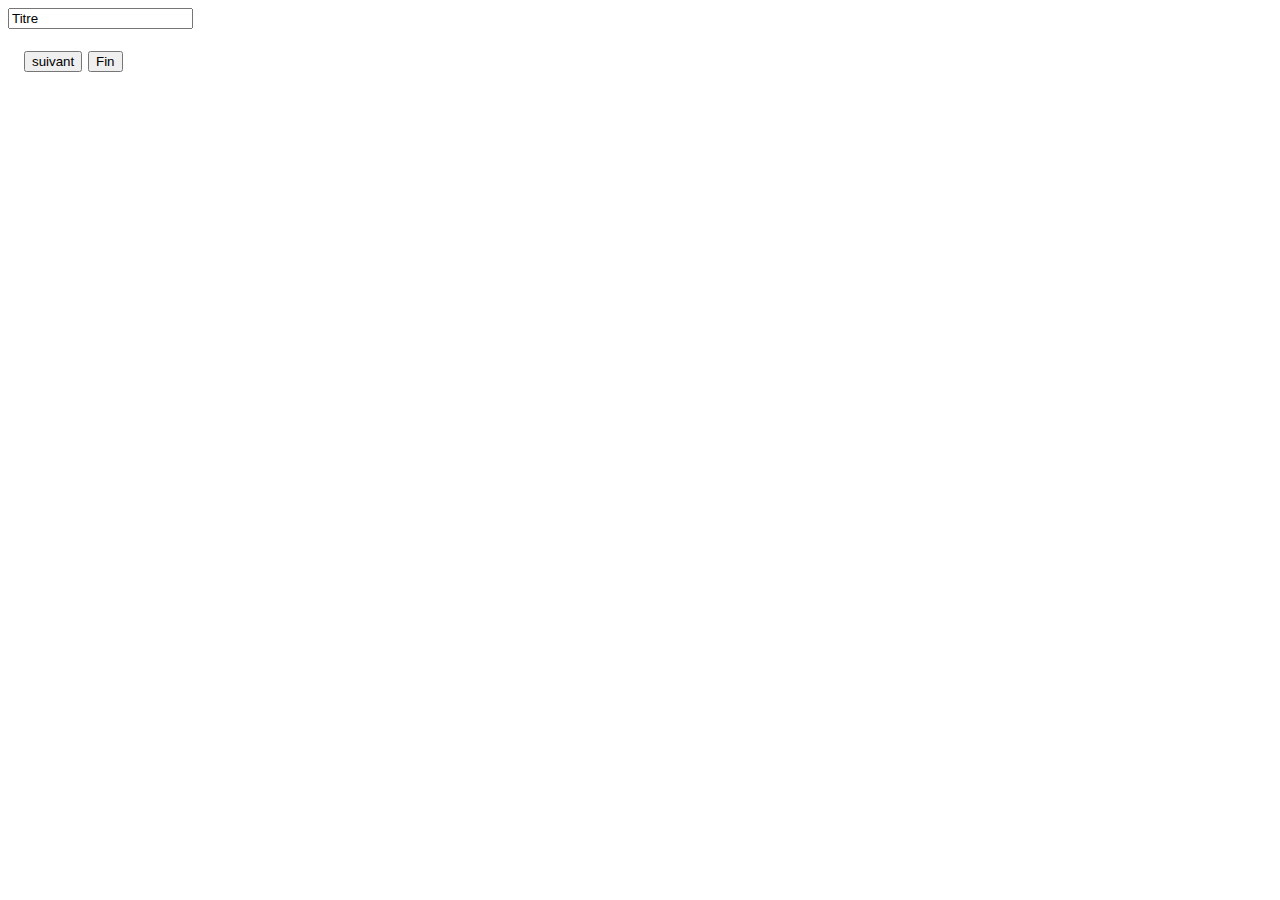
<file: CreerHistoire.html>
<!doctype html>
<html lang="fr">
<head>
<meta charset="utf-8">
<title>Histoire Interactive</title>
<link rel="stylesheet" href="style.css">
<script src="script.js"></script>
</head>
<body>

<form action="CreerHistoire.php" method="POST">
<div id="container">

<input type="text" name="Titre" value="Titre"><br><br>
<div class=suivant><input type="button" onclick="farm()" value="suivant"></div>
<div class=fin><input type="submit" onclick="FIN()" value="Fin"></div>

</div>
</form>
</body>
</html>
</file>
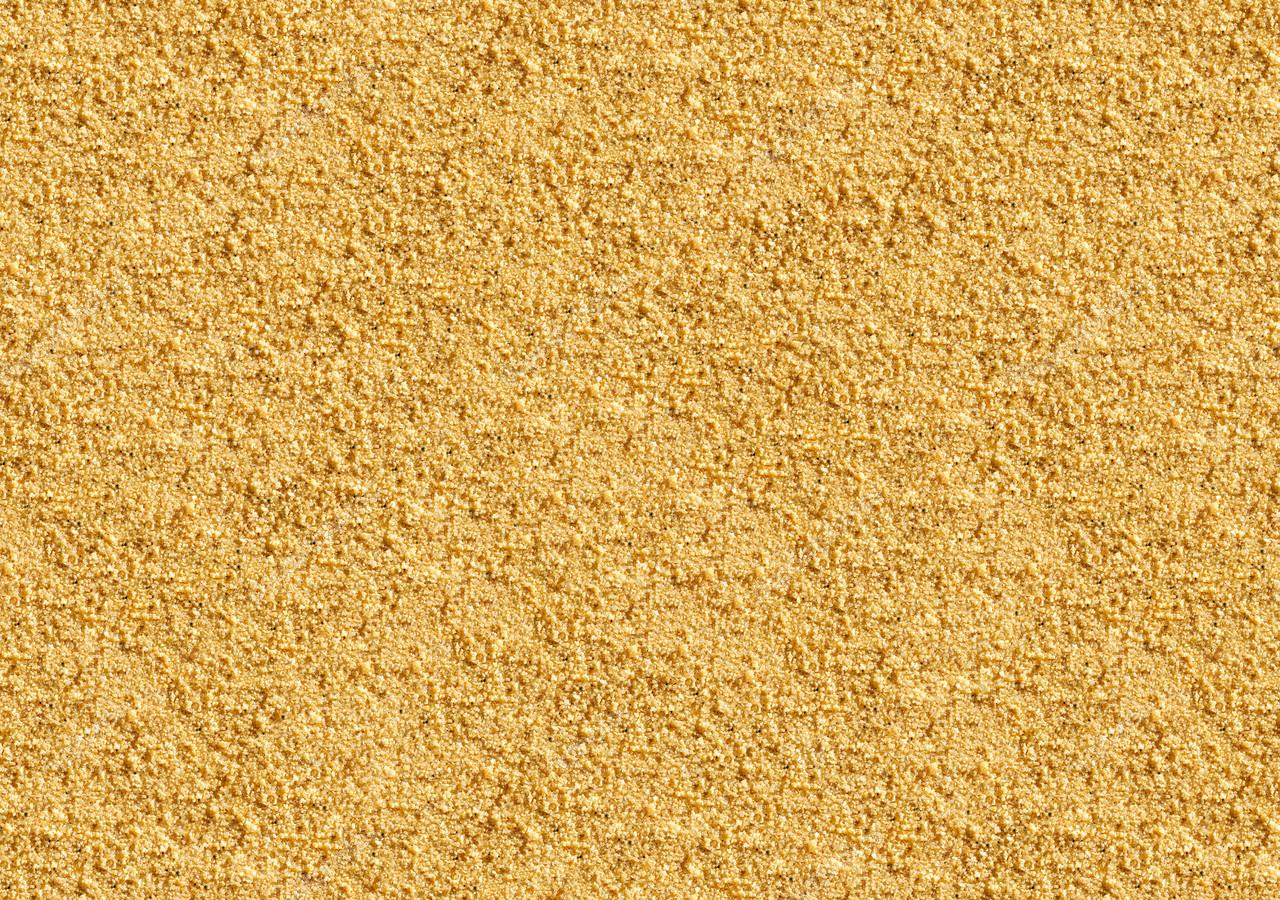
<file: Histoire.html>
<!doctype html>
<html lang="fr">
<head>
  <meta charset="utf-8">
  <title>PageHistoire</title>
  <link rel="stylesheet" href="style.css">
  <script src="script.js"></script>
</head>
<body id = "MadMaxiJack" onload='initialiserHistoire()'>
</body>
</html>
</file>
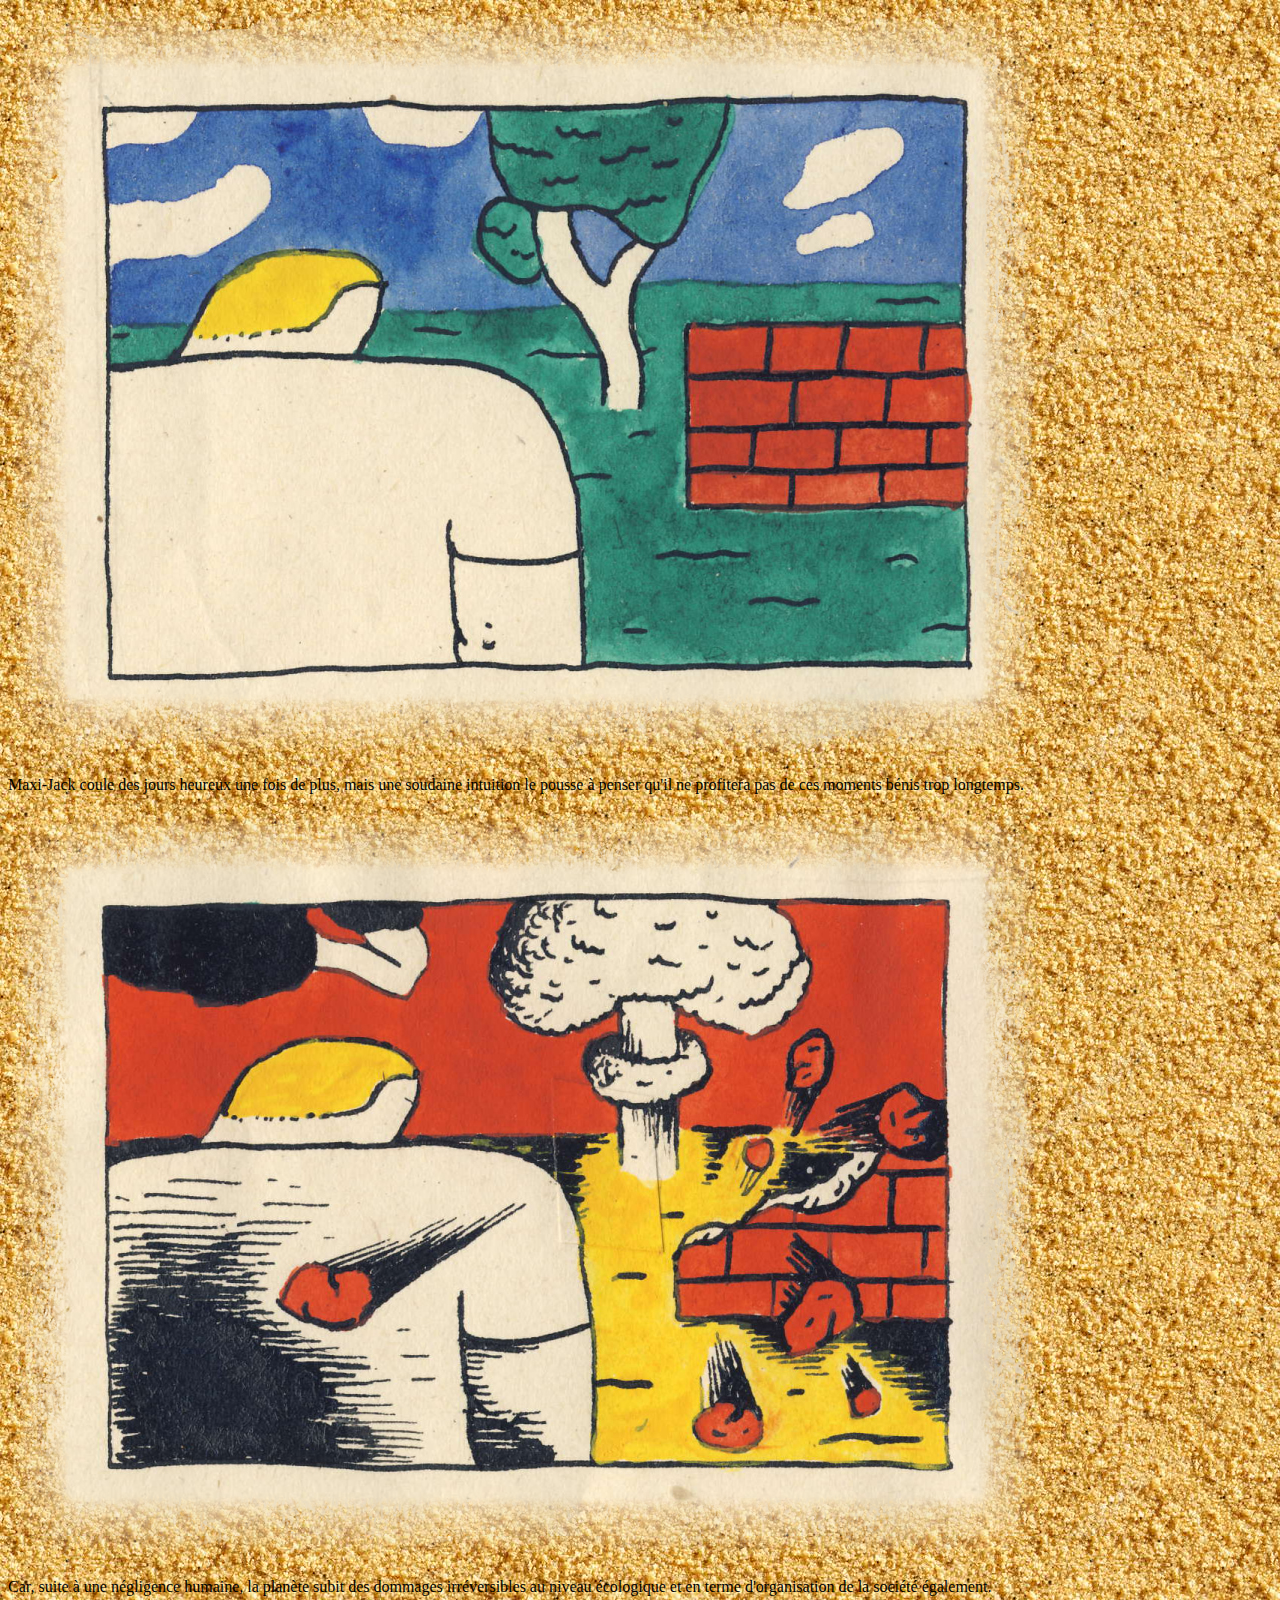
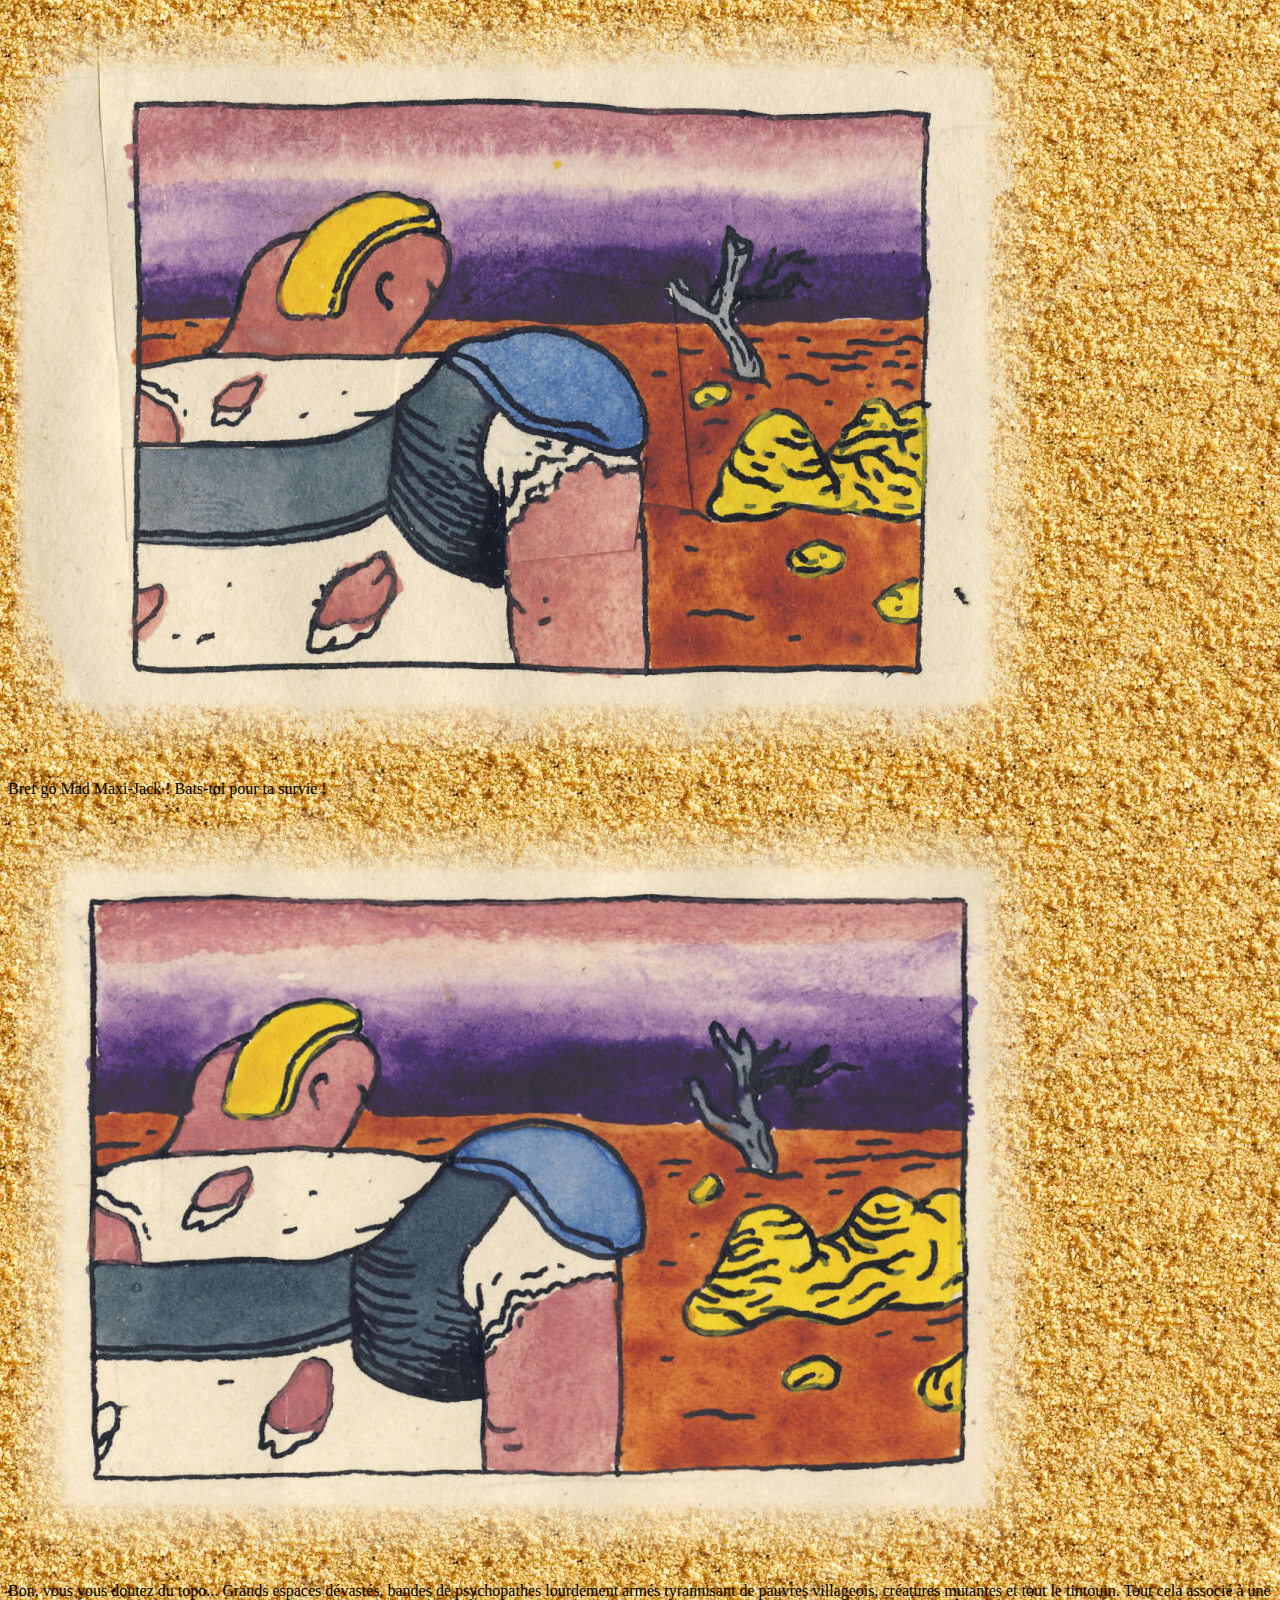
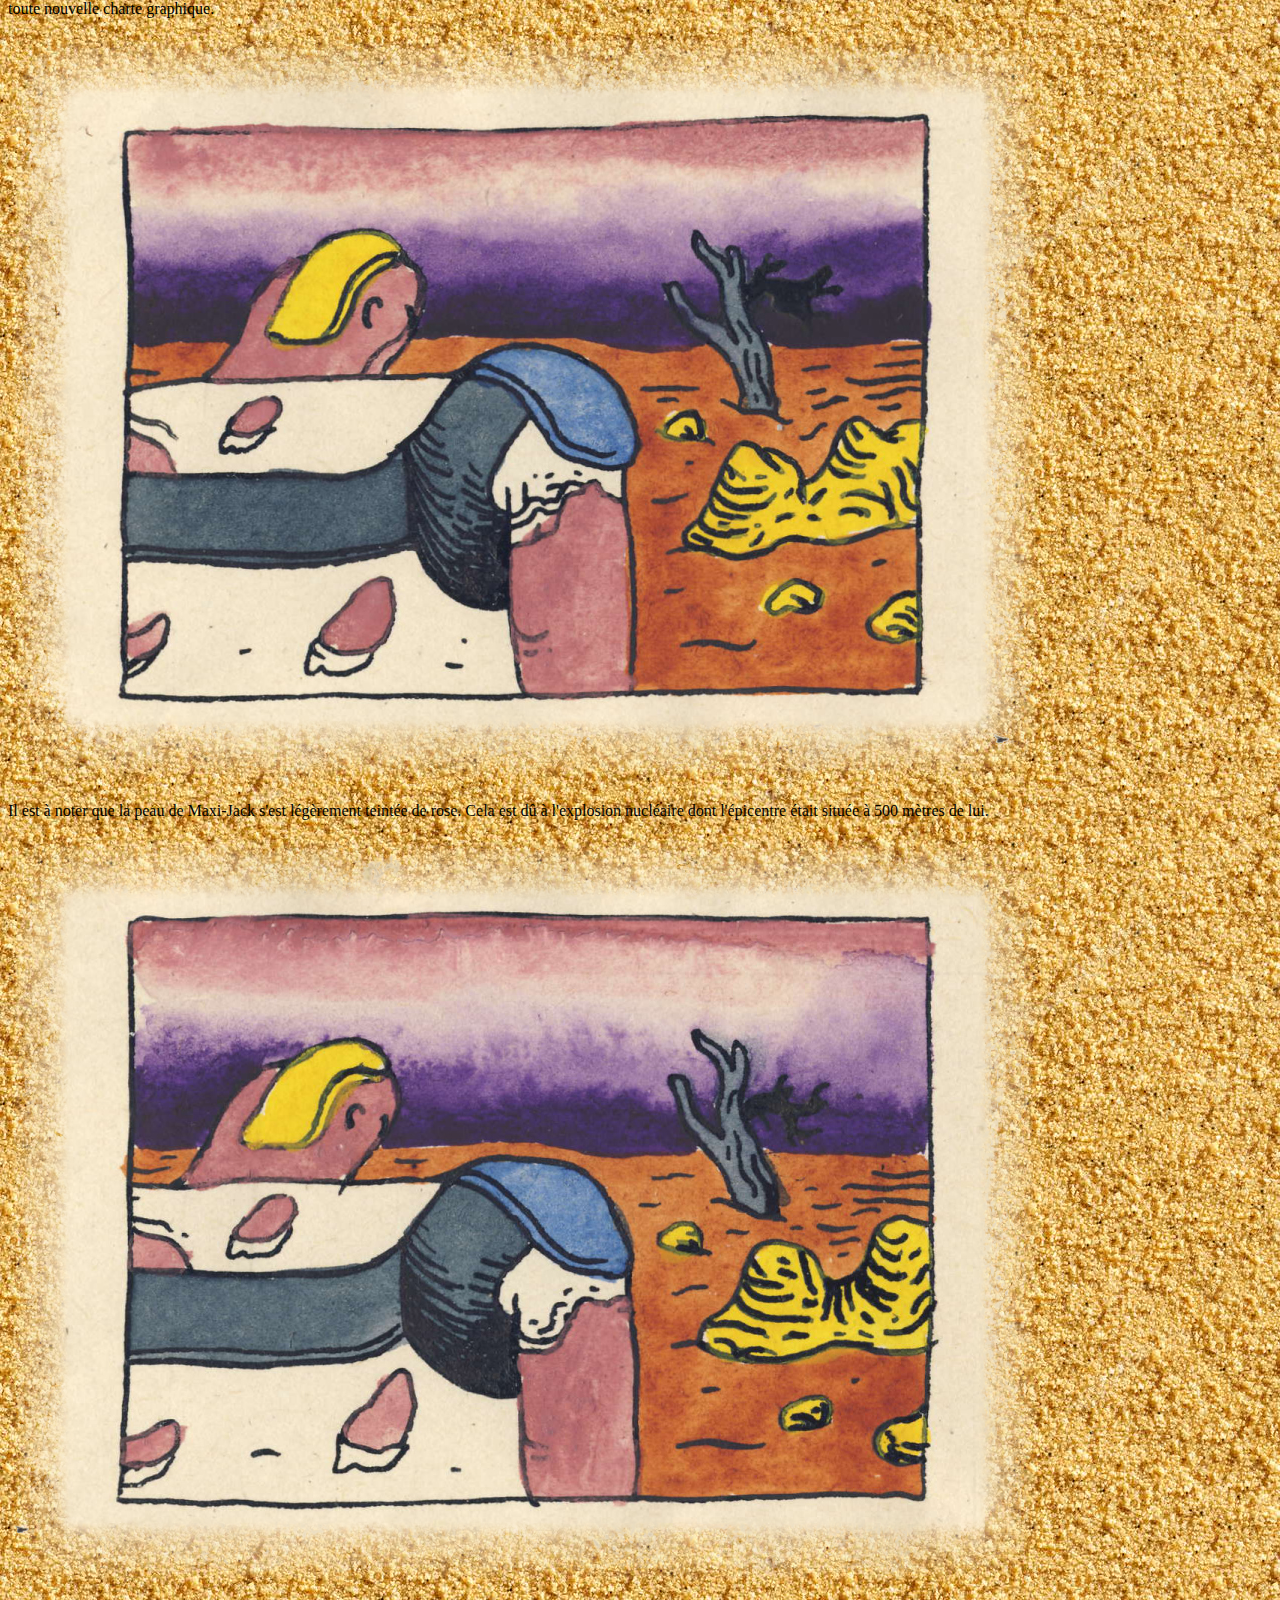
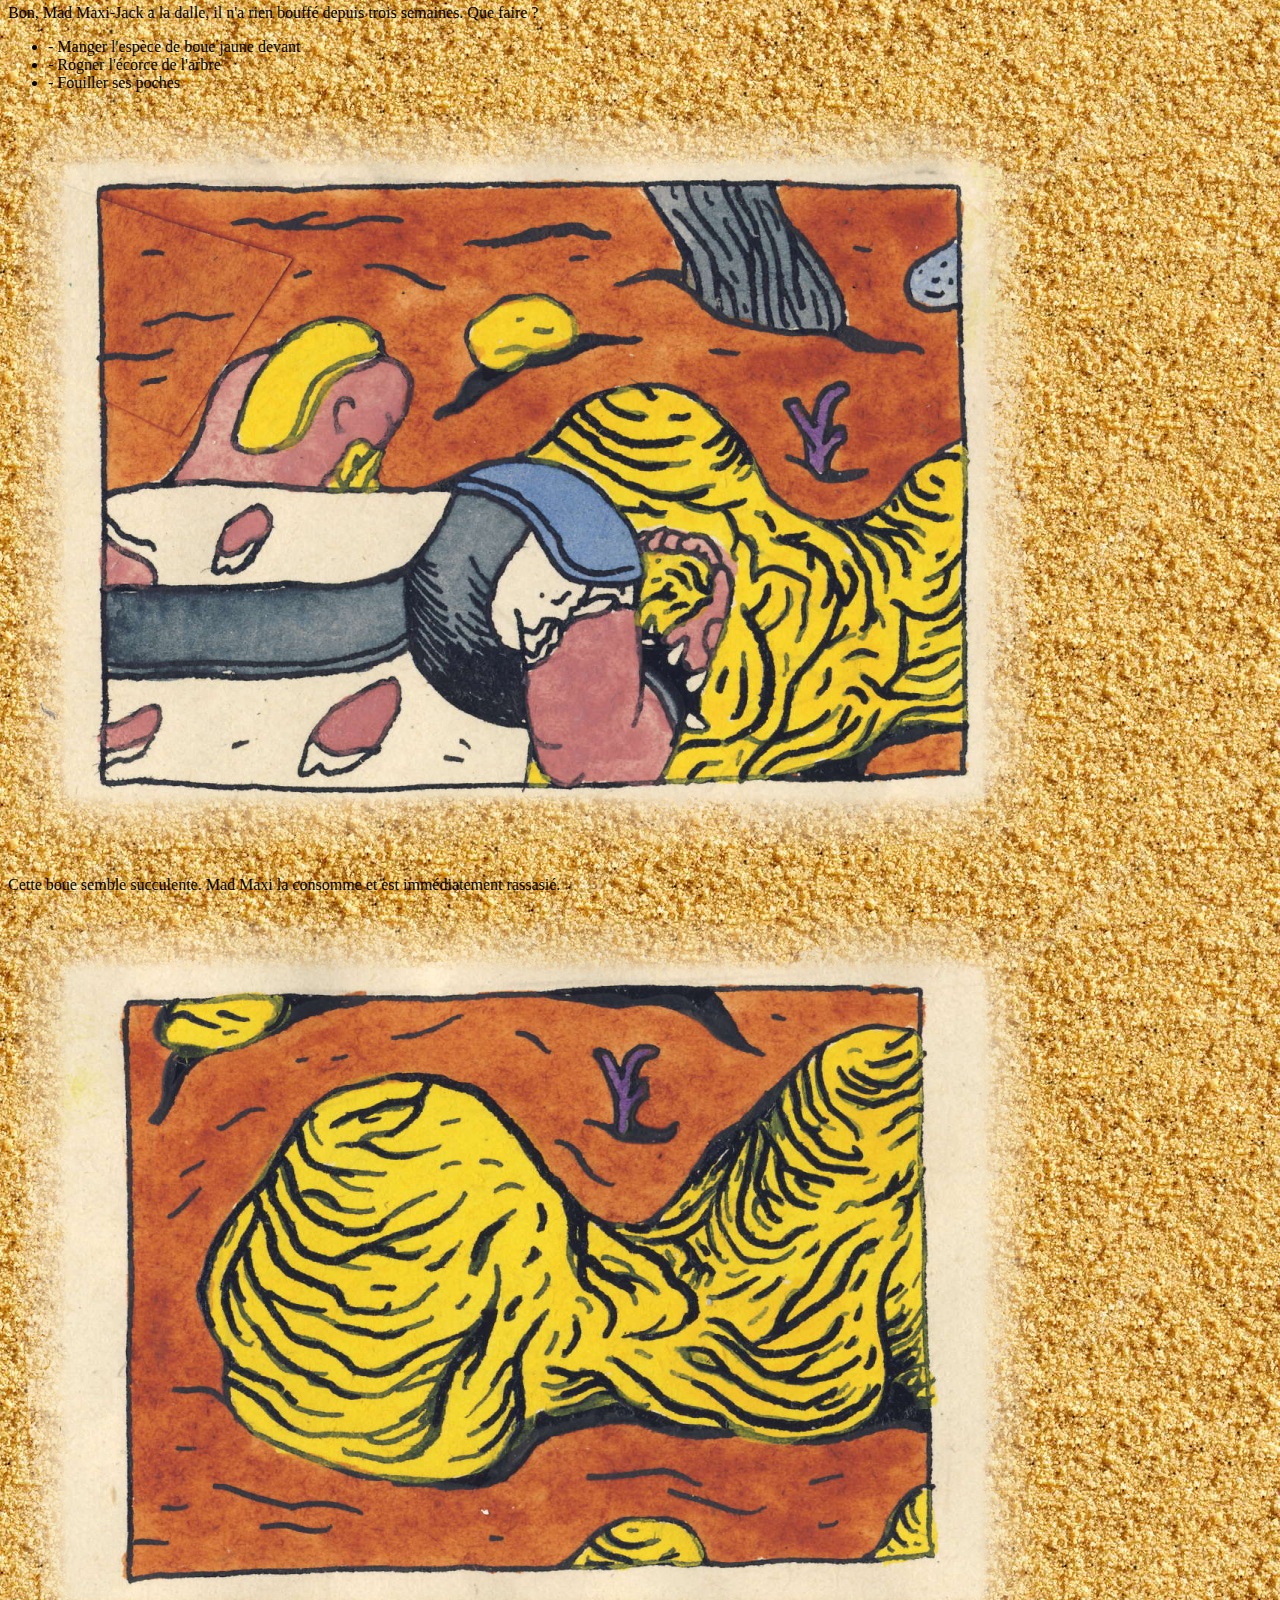
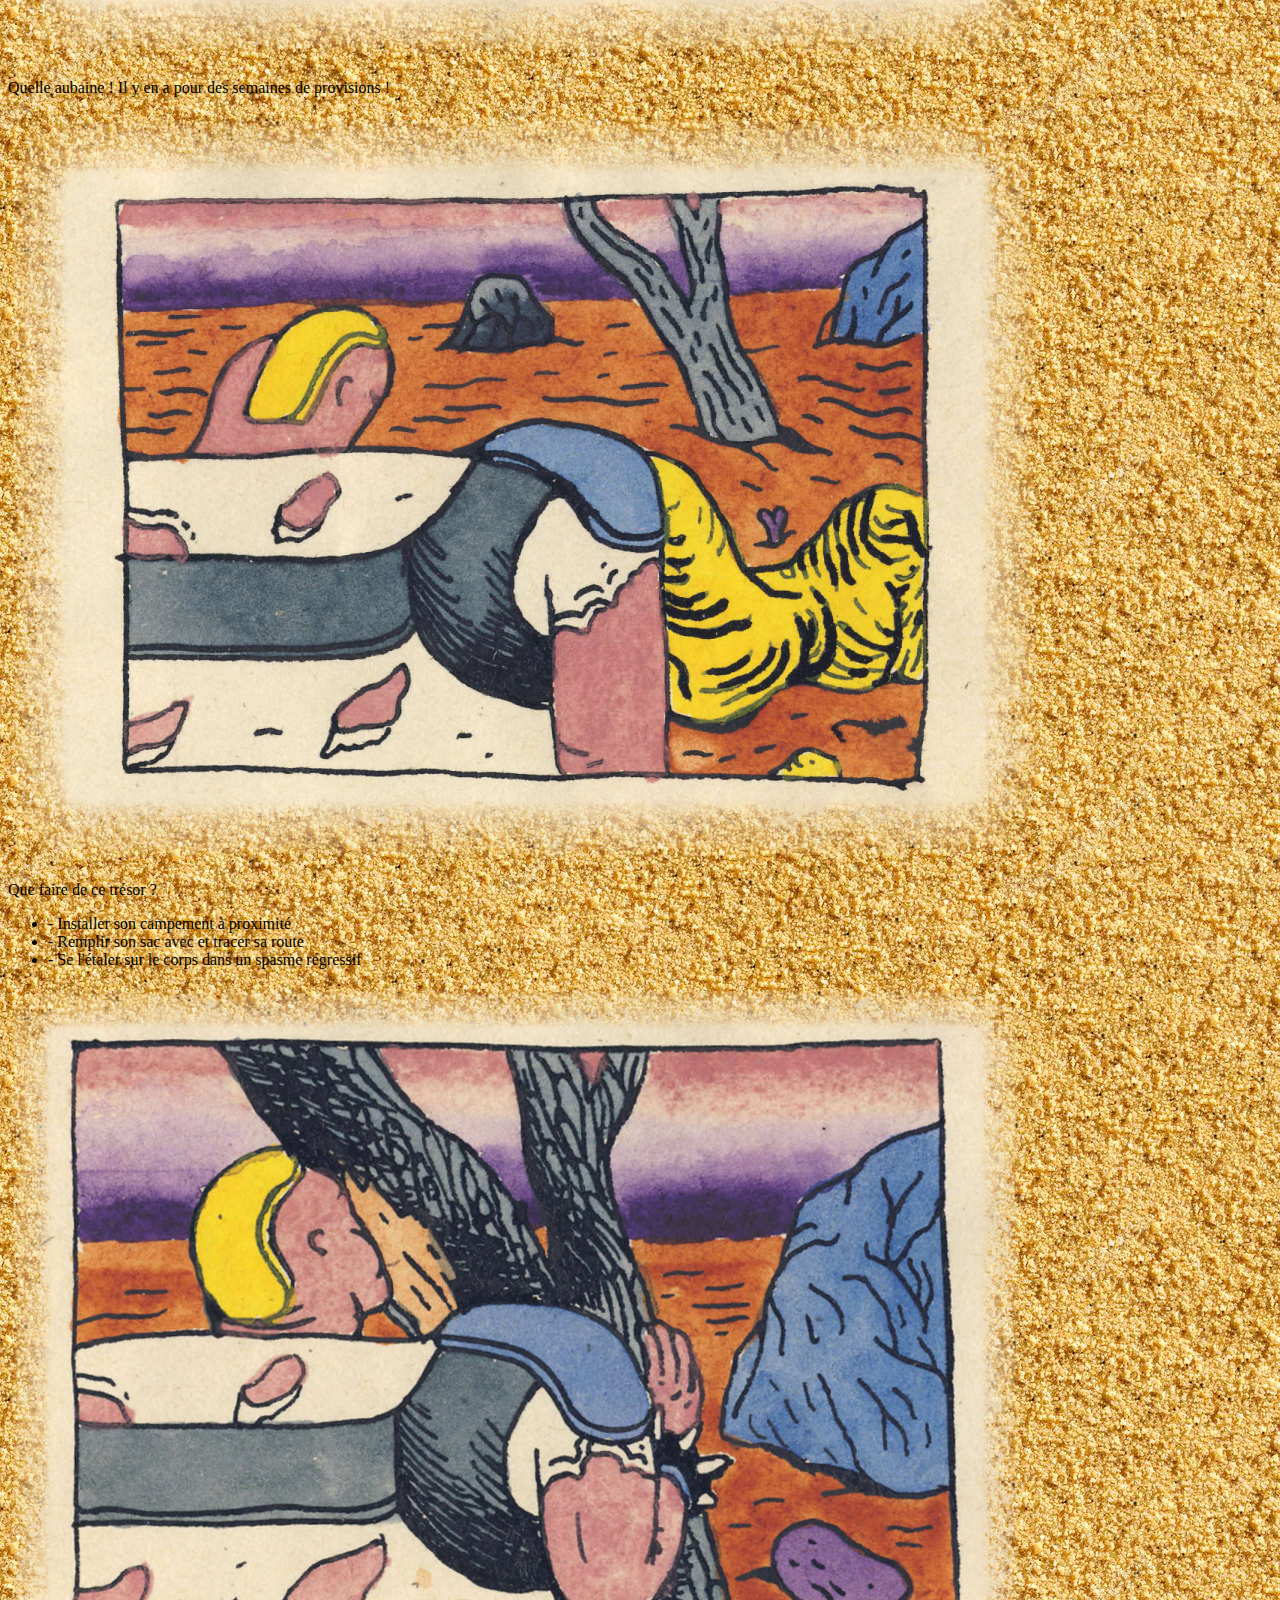
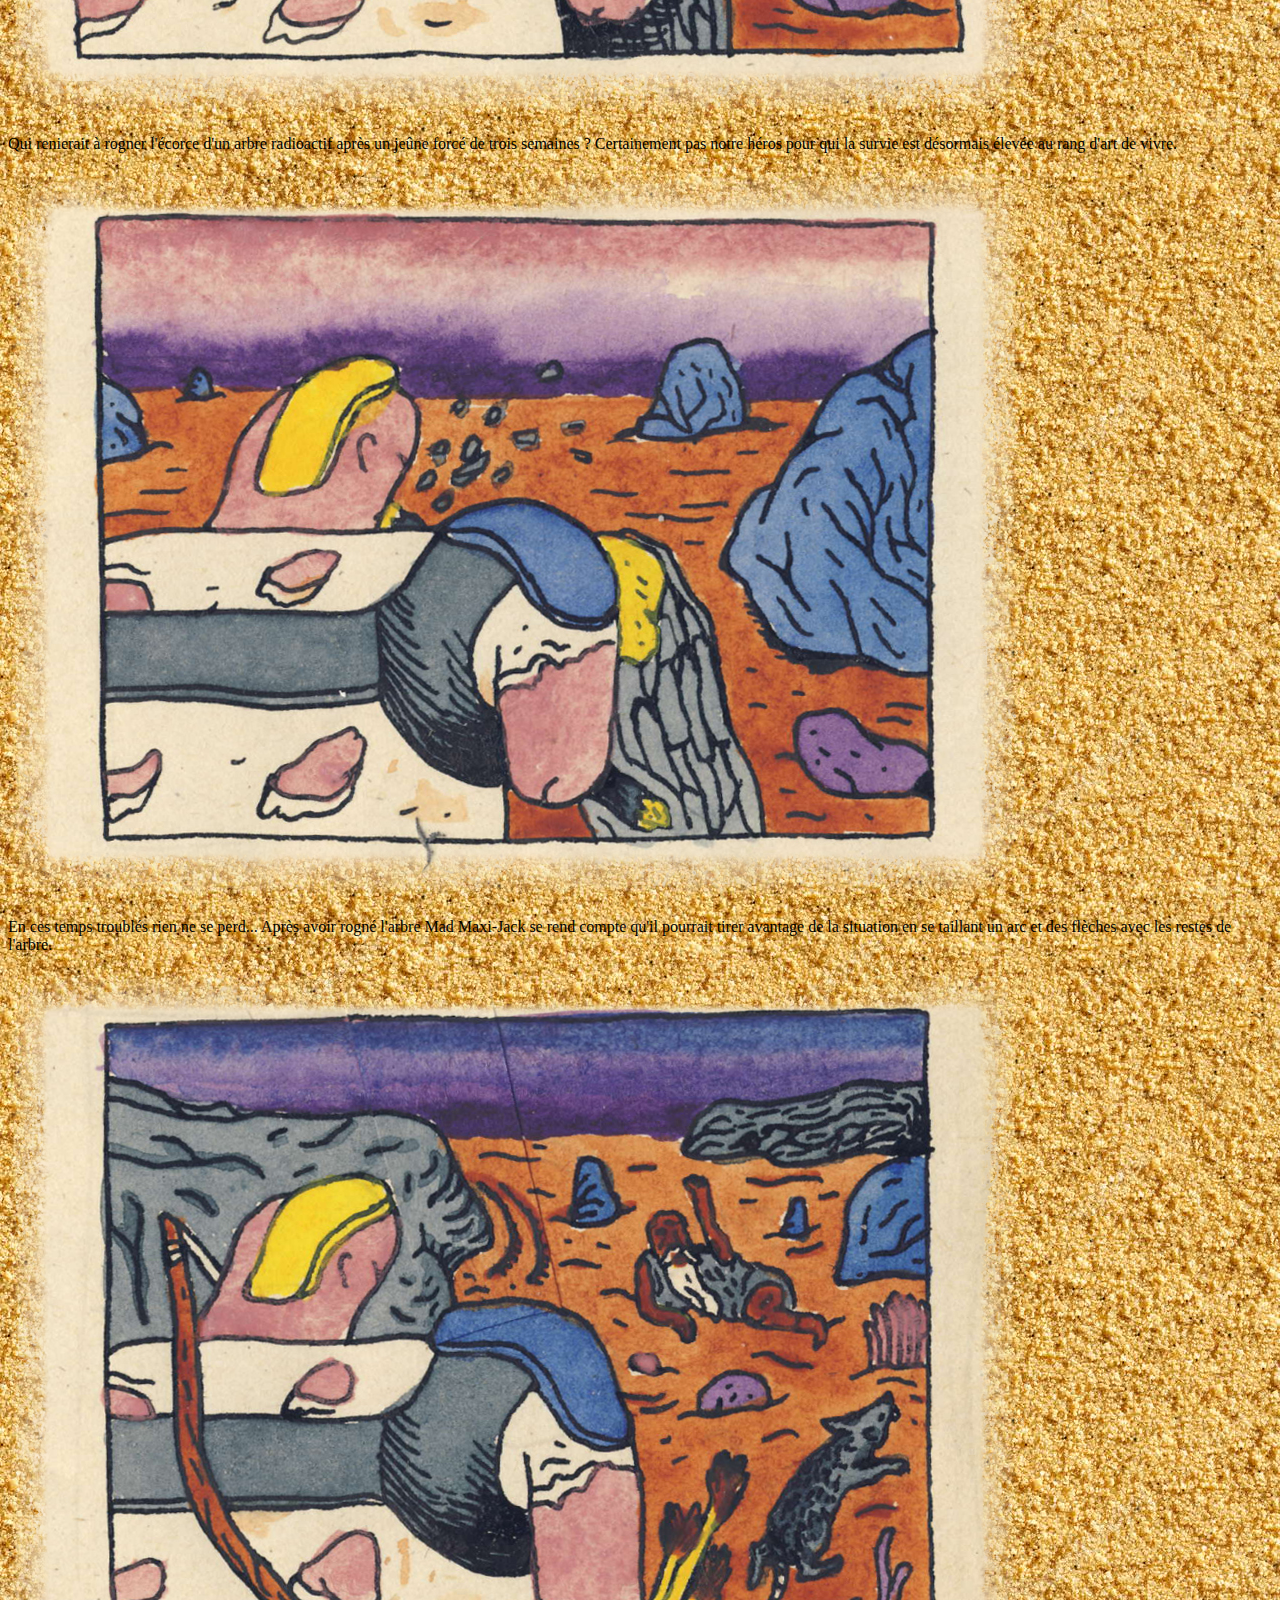
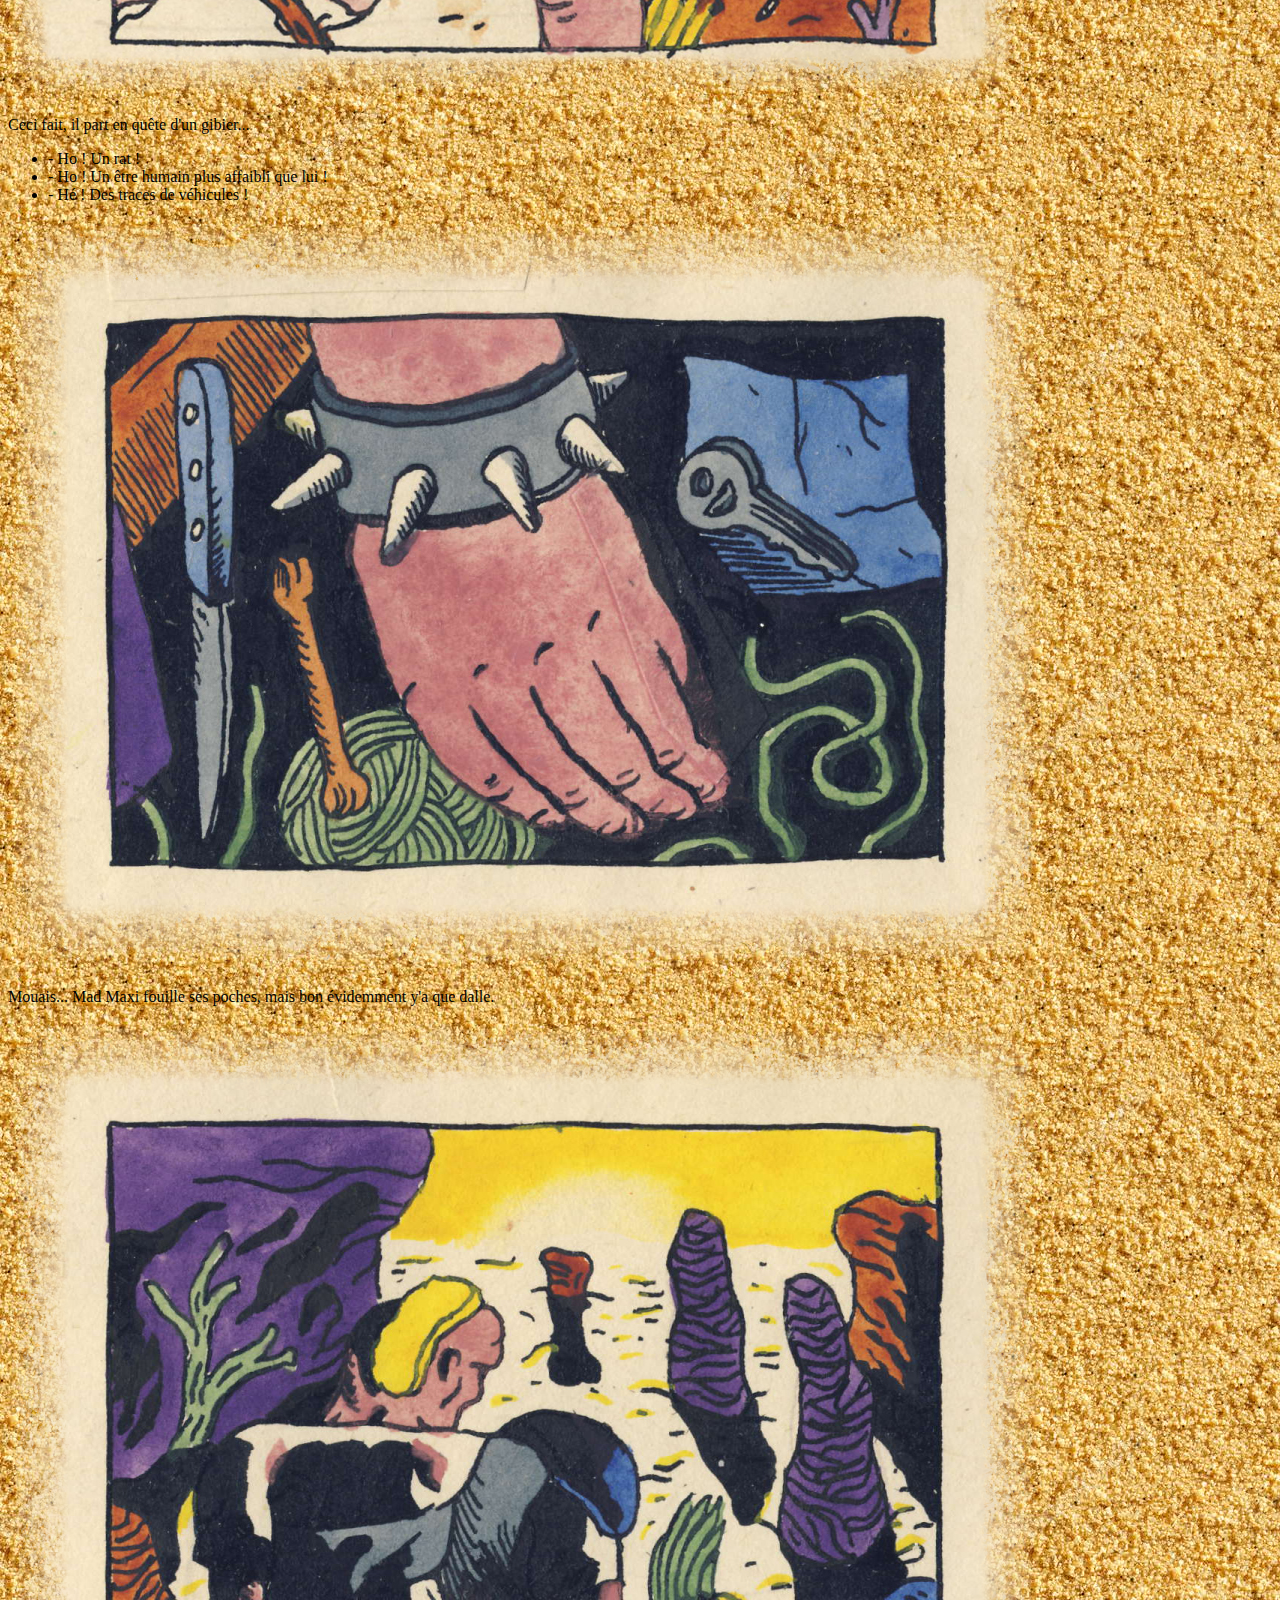
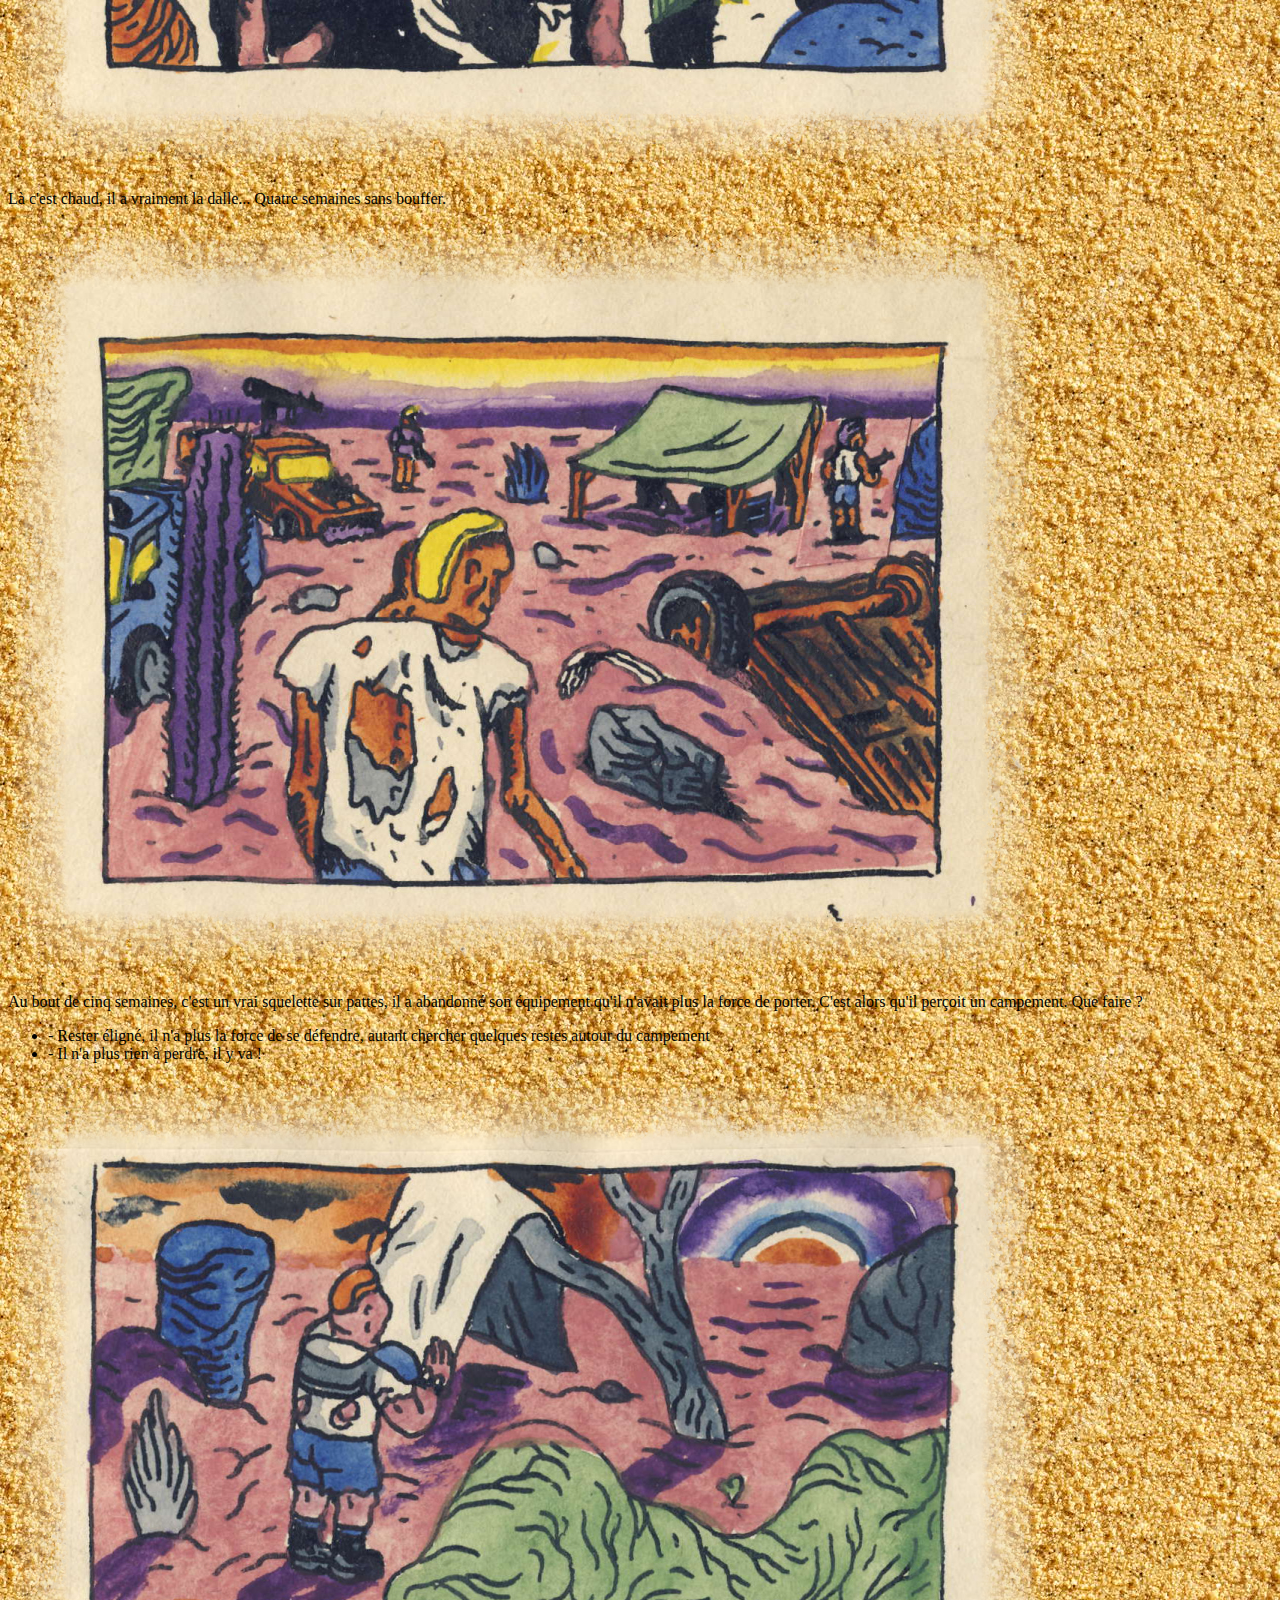
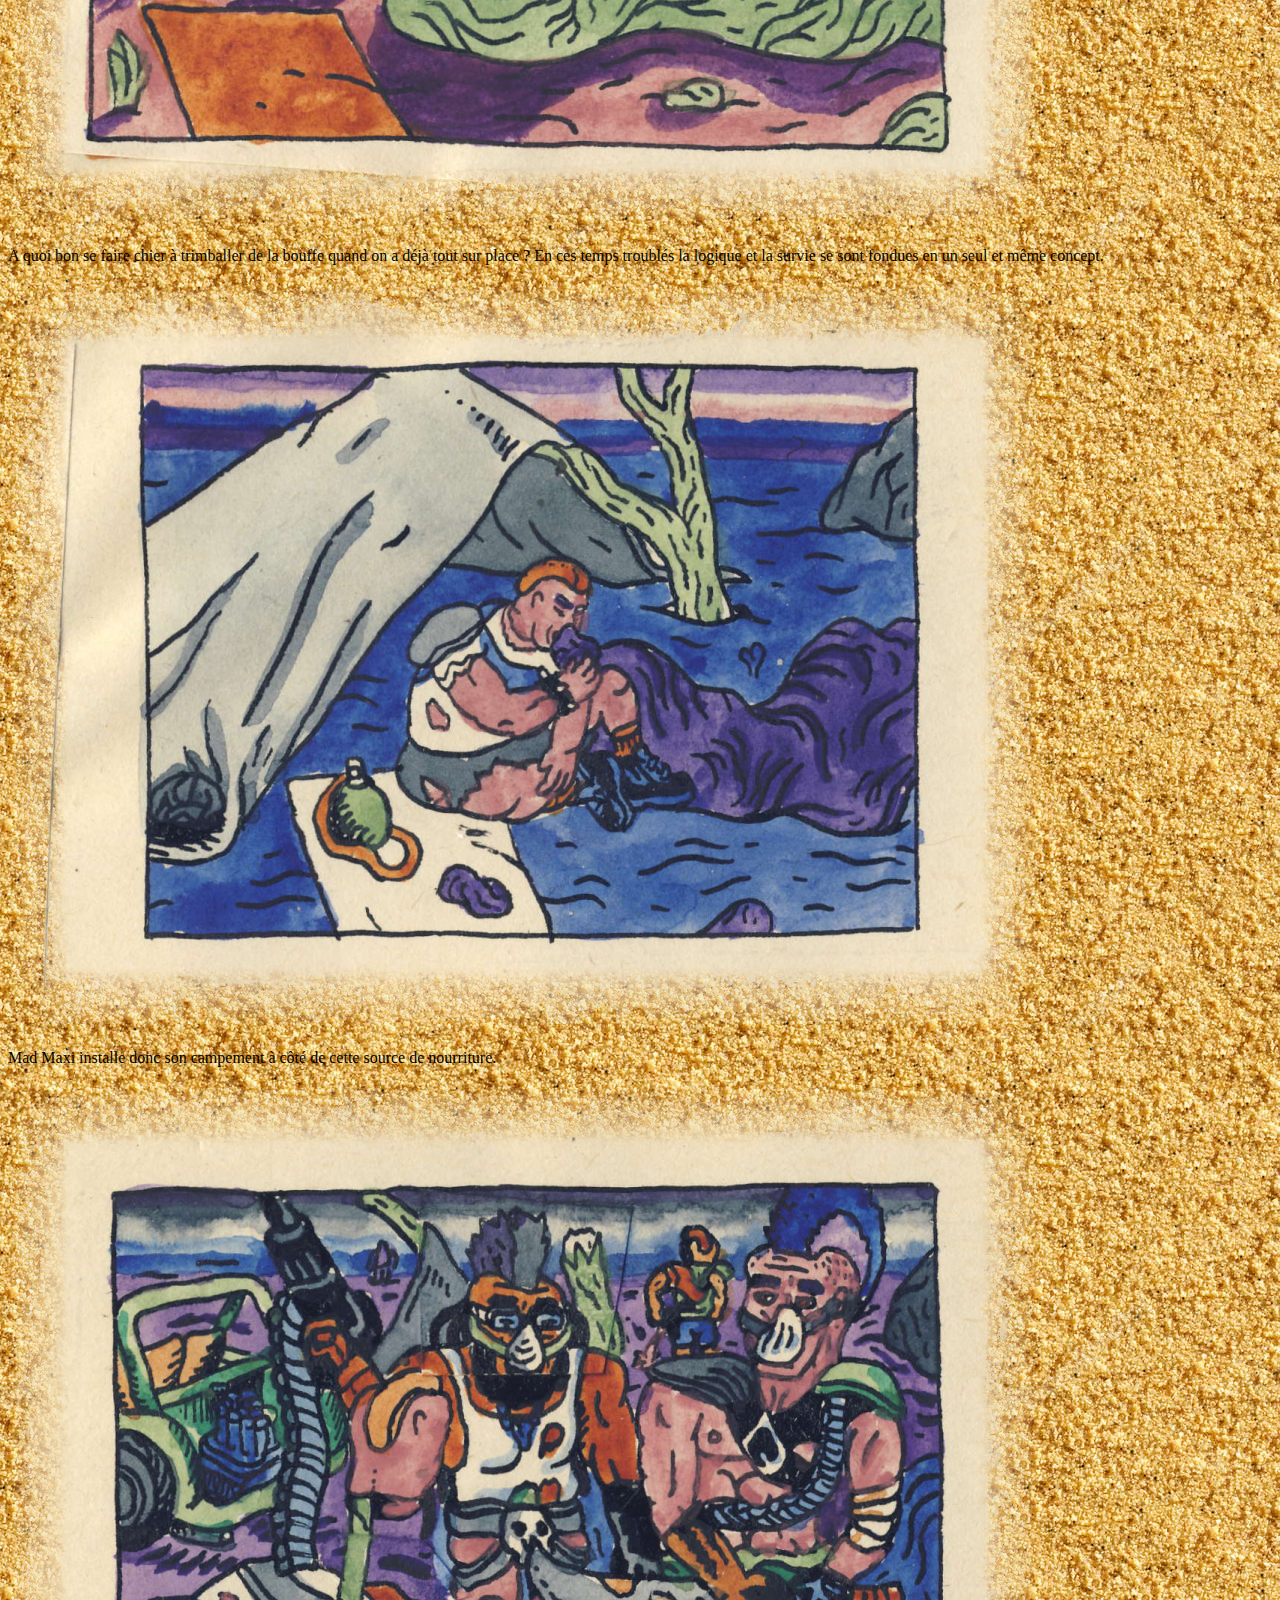
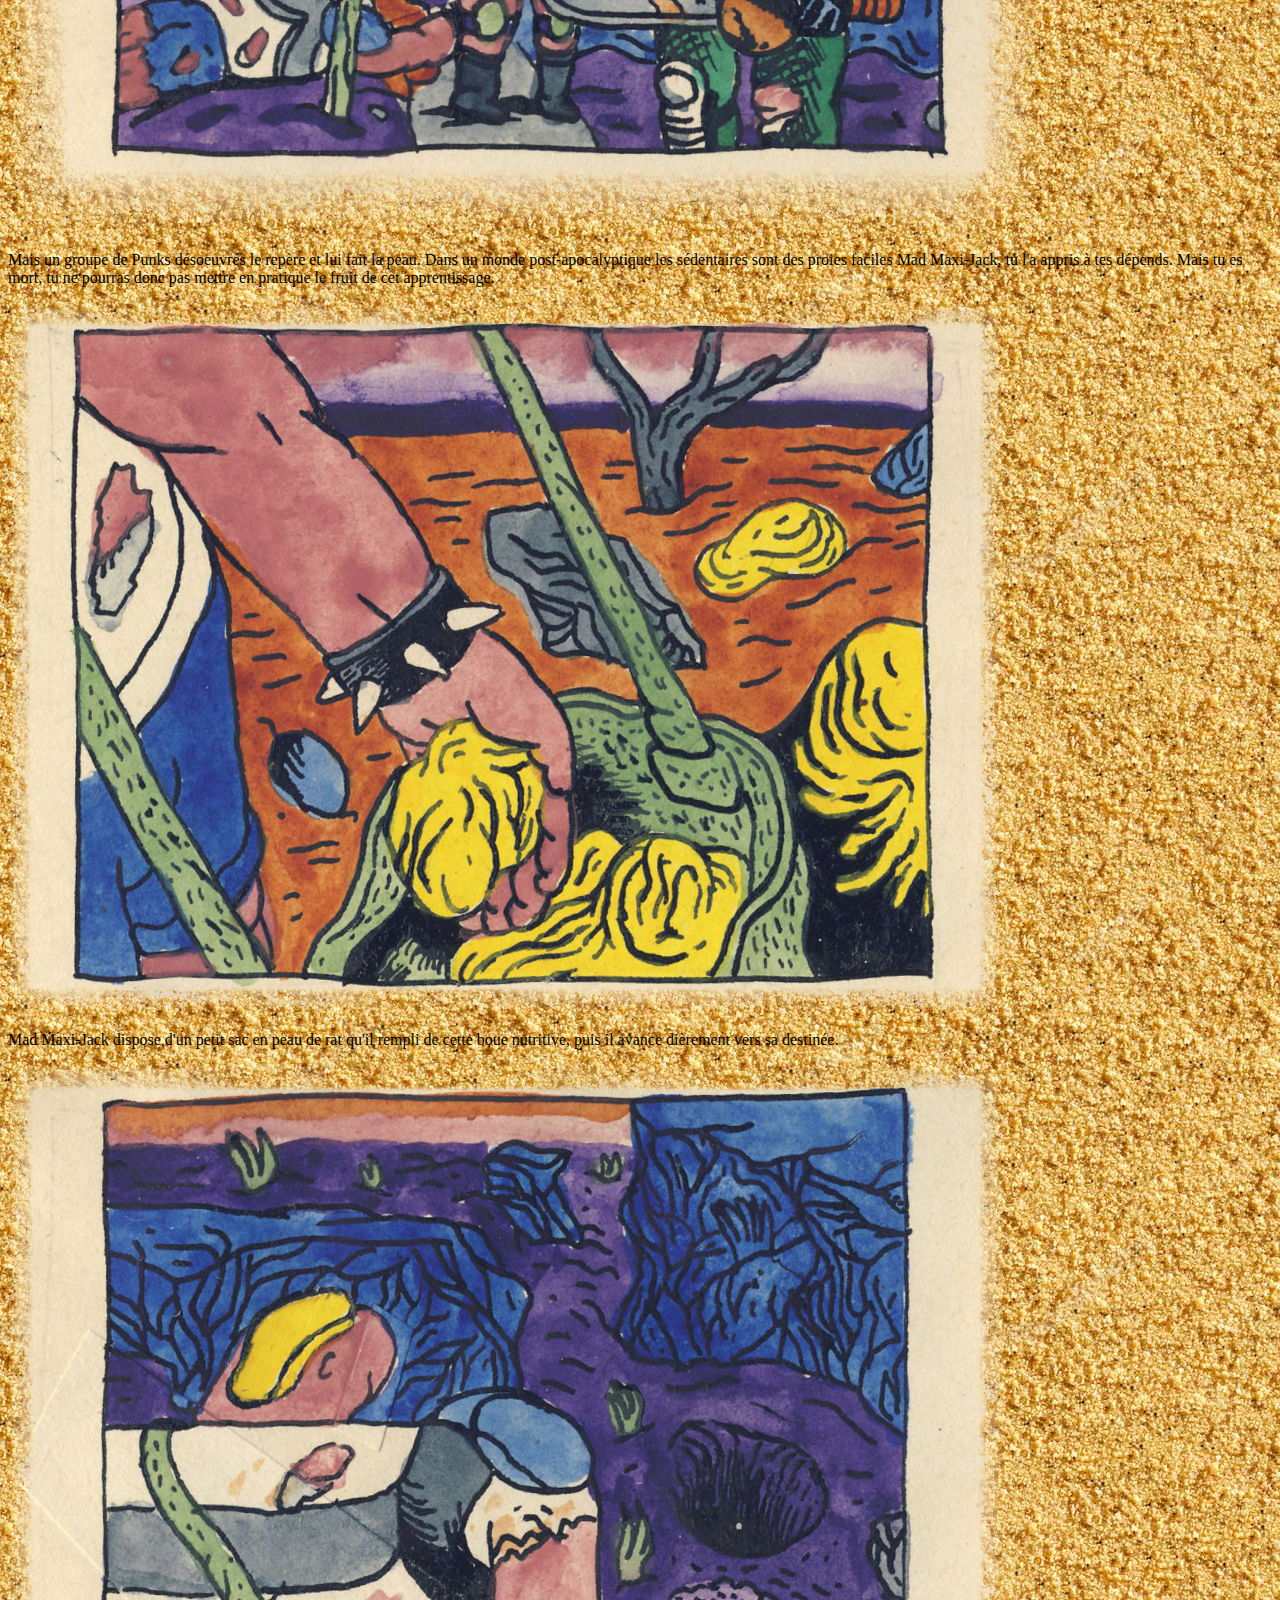
<file: MadMaxiJack.html>
<!doctype html>
<html lang="fr">
<head>
  <meta charset="utf-8">
  <title>Mad Maxi Jack</title>
  <link rel="stylesheet" href="style.css">
  <script src="script.js"></script>
</head>
<body id = "MadMaxiJack">
<div id="Mad Maxi-Jack">
	<div id="0"> <!--page 1-->
		<img src="img/0.png"/>
		<p>Maxi-Jack coule des jours heureux une fois de plus, mais une soudaine intuition le pousse à penser qu'il ne profitera pas de ces moments bénis trop longtemps.</p>
	</div>
	<div id="1">
		<img src="img/1.png"/>
		<p>Car, suite à une négligence humaine, la planète subit des dommages irréversibles au niveau écologique et en terme d'organisation de la société également.</p>
	</div>
	<div id="2">
		<img src="img/2.png"/>
		<p>Bref go Mad Maxi-Jack ! Bats-toi pour ta survie !</p>
	</div>
	<div id="3"> <!--page 2-->
		<img src="img/3.png"/>
		<p>Bon, vous vous doutez du topo... Grands espaces dévastés, bandes de psychopathes lourdement armés tyrannisant de pauvres villageois, créatures mutantes et tout le tintouin. Tout cela associé à une toute nouvelle charte graphique.</p>
	</div>
	<div id="4">
		<img src="img/4.png"/>
		<p>Il est à noter que la peau de Maxi-Jack s'est légèrement teintée de rose. Cela est dû à l'explosion nucléaire dont l'épicentre était située à 500 mètres de lui.</p>
	</div>
	<div id="5">
		<img src="img/5.png"/>
		<p>Bon, Mad Maxi-Jack a la dalle, il n'a rien bouffé depuis trois semaines. Que faire ?</p>
		<ul>
			<li ref="6">- Manger l'espèce de boue jaune devant</li>
			<li ref="9">- Rogner l'écorce de l'arbre</li>
			<li ref="12">- Fouiller ses poches</li>
		</ul>
	</div>
	<div id="6"> <!--page 3-->
		<img src="img/6.png"/>
		<p>Cette boue semble succulente. Mad Maxi la consomme et est immédiatement rassasié.</p>
	</div>
	<div id="7">
		<img src="img/7.png"/>
		<p>Quelle aubaine ! Il y en a pour des semaines de provisions !</p>
	</div>
	<div id="8">
		<img src="img/8.png"/>
		<p>Que faire de ce trésor ?</p>
		<ul>
			<li ref="15">- Installer son campement à proximité</li>
			<li ref="18">- Remplir son sac avec et tracer sa route</li>
			<li ref="21">- Se l'étaler sur le corps dans un spasme régressif</li>
		</ul>
	</div>
	<div id="9"> <!--page 4-->
		<img src="img/9.png"/>
		<p>Qui renierait à rogner l'écorce d'un arbre radioactif après un jeûne forcé de trois semaines ? Certainement pas notre héros pour qui la survie est désormais élevée au rang d'art de vivre.</p>
	</div>
	<div id="10">
		<img src="img/10.png"/>
		<p>En ces temps troublés rien ne se perd... Après avoir rogné l'arbre Mad Maxi-Jack se rend compte qu'il pourrait tirer avantage de la situation en se taillant un arc et des flèches avec les restes de l'arbre.</p>
	</div>
	<div id="11">
		<img src="img/11.png"/>
		<p>Ceci fait, il part en quête d'un gibier...</p>
		<ul>
			<li ref="24">- Ho ! Un rat !</li>
			<li ref="27">- Ho ! Un être humain plus affaibli que lui !</li>
			<li ref="30">- Hé ! Des traces de véhicules !</li>
		</ul>
	</div>
	<div id="12"> <!--page 5-->
		<img src="img/12.png"/>
		<p>Mouais... Mad Maxi fouille ses poches, mais bon évidemment y'a que dalle.</p>
	</div>
	<div id="13">
		<img src="img/13.png"/>
		<p>Là c'est chaud, il a vraiment la dalle... Quatre semaines sans bouffer.</p>
	</div>
	<div id="14">
		<img src="img/14.png"/>
		<p>Au bout de cinq semaines, c'est un vrai squelette sur pattes, il a abandonné son équipement qu'il n'avait plus la force de porter. C'est alors qu'il perçoit un campement. Que faire ?</p>
		<ul>
			<li ref="33">- Rester éligné, il n'a plus la force de se défendre, autant chercher quelques restes autour du campement</li>
			<li ref="36">- Il n'a plus rien à perdre, il y va !</li>
		</ul>
	</div>
	<div id="15"> <!--page 6-->
		<img src="img/15.png"/>
		<p>A quoi bon se faire chier à trimballer de la bouffe quand on a déjà tout sur place ? En ces temps troublés la logique et la survie se sont fondues en un seul et même concept.</p>
	</div>
	<div id="16">
		<img src="img/16.png"/>
		<p>Mad Maxi installe donc son campement à côté de cette source de nourriture.</p>
	</div>
	<div id="17" fin="true">
		<img src="img/17.png"/>
		<p>Mais un groupe de Punks désoeuvrés le repère et lui fait la peau. Dans un monde post-apocalyptique les sédentaires sont des proies faciles Mad Maxi-Jack, tu l'a appris à tes dépends. Mais tu es mort, tu ne pourras donc pas mettre en pratique le fruit de cet apprentissage.</p>
	</div>
	<div id="18"> <!--page 7-->
		<img src="img/18.png"/>
		<p>Mad Maxi-Jack dispose d'un petit sac en peau de rat qu'il rempli de cette boue nutritive, puis il avance dièrement vers sa destinée.</p>
	</div>
	<div id="19">
		<img src="img/19.png"/>
		<p>Il se trouve rapidement face à un trou de ver des sables géant. Plusieurs possibilités s'offrent à lui.</p>
	</div>
	<div id="20">
		<img src="img/20.png"/>
		<ul>
			<li ref="39">- Fuir ! On ne badine pas avec ces créatures !</li>
			<li ref="39">- Appâter l'animal avec de la boue</li>
		</ul>
	</div>
	<div id="21"> <!--page 8-->
		<img src="img/21.png"/>
		<p>Cette boue évoque à Mad Maxi-Jack de lointains souvenirs liés à sa mère et aux premiers instants des cellules aquatiques dont il est issu.</p>
	</div>
	<div id="22">
		<img src="img/22.png"/>
		<p>Il se l'étale donc cur le corps en émettant un râle bovin.</p>
	</div>
	<div id="23">
		<img src="img/23.png"/>
		<p>Une meute de scorpion apparaît mais Max Maxi-Jack est camouflé par la boue. Il va attendre que ces dangereuses bestioles passent leur chemin. Mais que fera-t-il ensuite ?</p>
		<ul>
			<li ref="39">- Il attaque une bestiole affaiblie du troupeau</li>
			<li ref="39">- Il creuse un trou et fait un somme</li>
			<li ref="39">- Il trace sa route</li>
		</ul>
	</div>
	<div id="24"> <!--page 9-->
		<img src="img/24.png"/>
		<p>L'arc bandé au maximum de ses possibilités, les muscles saillants, l'oeil aux aguets, Mad Maxi-Jack ajuste sa cible... Les chances de survie du mustellidé sont à cet instant évaluées à 0,7%.</p>
	</div>
	<div id="25">
		<img src="img/25.png"/>
		<p>Mais la flèche rate sa cible. Le rat est allé chercher de l'aide auprès de son supérieur hiérarchique... Les choses se compliquent.</p>
	</div>
	<div id="26">
		<img src="img/26.png"/>
		<p>Un combat s'enage...</p>
		<ul>
			<li ref="39">- Flèche à bout portant</li>
			<li ref="39">- Châtrer avec les dents</li>
			<li ref="39">- Sable dans les yeux</li>
		</ul>
	</div>
	<div id="27"> <!--page 10-->
		<img src="img/27.png"/>
		<p>Un vieillard en difficulté se tient au milieu du chemin. Une proie facile qui transporte peut-être quelques objets de valeur, se dit Mad Maxi-Jack.</p>
	</div>
	<div id="28">
		<img src="img/28.png"/>
		<p>En s'approchant, Mad Maxi s'étonne de la posture statique du vieil homme. Arrivé auprès de lui, il découvre avec stupeur qu'il s'agit d'un simple leurre en carton.</p>
	</div>
	<div id="29">
		<img src="img/29.png"/>
		<p>Une lourde pierre l'atteint au crâne... Il s'écroule. Il est ensuite emasculé et enterré jusqu'au cou dans une carrière de sel par des mutants. Que faire ?</p>
		<ul>
			<li ref="39">- Attendre</li>
			<li ref="39">- Attenre un peu moins et faire un truc de fou !</li>
		</ul>
	</div>
	<div id="30"> <!--page 11-->
		<img src="img/30.png"/>
		<p>Mad Maxi-Jack suit les traces du véhicule. Mais au bout d'un moment, il se rend compte qu'il s'enfonce dans des sables mouvants.</p>
	</div>
	<div id="31">
		<img src="img/31.png"/>
		<p>Au prix d'efforts surhumains, il s'extirpe du bourbien, mais il a perdu son arc et ses flèches et avalé du sable. Il s'aperçoit bien vite que cette boue stagnante lui a refourgué lui a refourgué la dysenterie.</p>
	</div>
	<div id="32">
		<img src="img/32.png"/>
		<p>Mad Maxi-Jack en chie, c'est le cas de le dire... Affaibli et démoralisé, il aperçoit un campement vers lequel mènent les traces de véhicule.</p>
		<ul>
			<li ref="33">- Notre héros n'a pas perdu ses réflexes de survie élémentaire, il reste éloigné et cherche des restes de riz et de smecta à proximité</li>
			<li ref="36">- Rien à perdre, il rentre dans le camp</li>
		</ul>
	</div>
	<div id="33"> <!--page 12-->
		<img src="img/33.png"/>
		<p>Mad Maxi-Jack n'est plus que l'ombre de lui-même, notre héros intrépide doit maintenant pour assurer sa survie, fureter autour d'un campement de gros nazes pour trouver quelques hypothétiques aliments et médocs, tout en évitant soigneusement les punks en meilleur condition physique que lui.</p>
	</div>
	<div id="34">
		<img src="img/34.png"/>
	<p>La nuit, il se cache à l'écart, mais ne pouvant allumer de feu sous peine d'être découvert, et les nuits étant particulièrement glaciales, il tombe malade gravement et meurt comme une merde sans combattre.</p>
	</div>
	<div id="35" fin="true">
		<img src="img/35.png"/>
		<p>Les punks découvrent sa dépouille qui leur sert de trophée de guerre. Triste fin.</p>
	</div>
	<div id="36"> <!--page 13-->
		<img src="img/36.png"/>
		<p>Mettant ses angoisses et son égo de côté, notre héros se dirige vers un garde du campement afin d'expliquer sa situation et de plaider sa cause.</p>
	</div>
	<div id="37">
		<img src="img/37.png"/>
		<p>Il est immédiatement jeté dans un cachot... En fait un trou dans la sol, couvert d'une tôle. L'après-midi risque d'être chaud si il reste là-dedans.</p>
	</div>
	<div id="38">
		<img src="img/38.png"/>
		<p>Du bruit, on arrive ! Le garde à sans doute prévenu son supérieur... Qu'allez-vous lui proposer ? </p>
		<ul>
			<li ref="39">- Entretenir les véhicules et les armes contre un peu de nourriture et d'eau</li>
		</ul>
	</div>
	<div id="39">
		<p>The End~</p>
	</div>
</div>

</body>
</html>
</file>
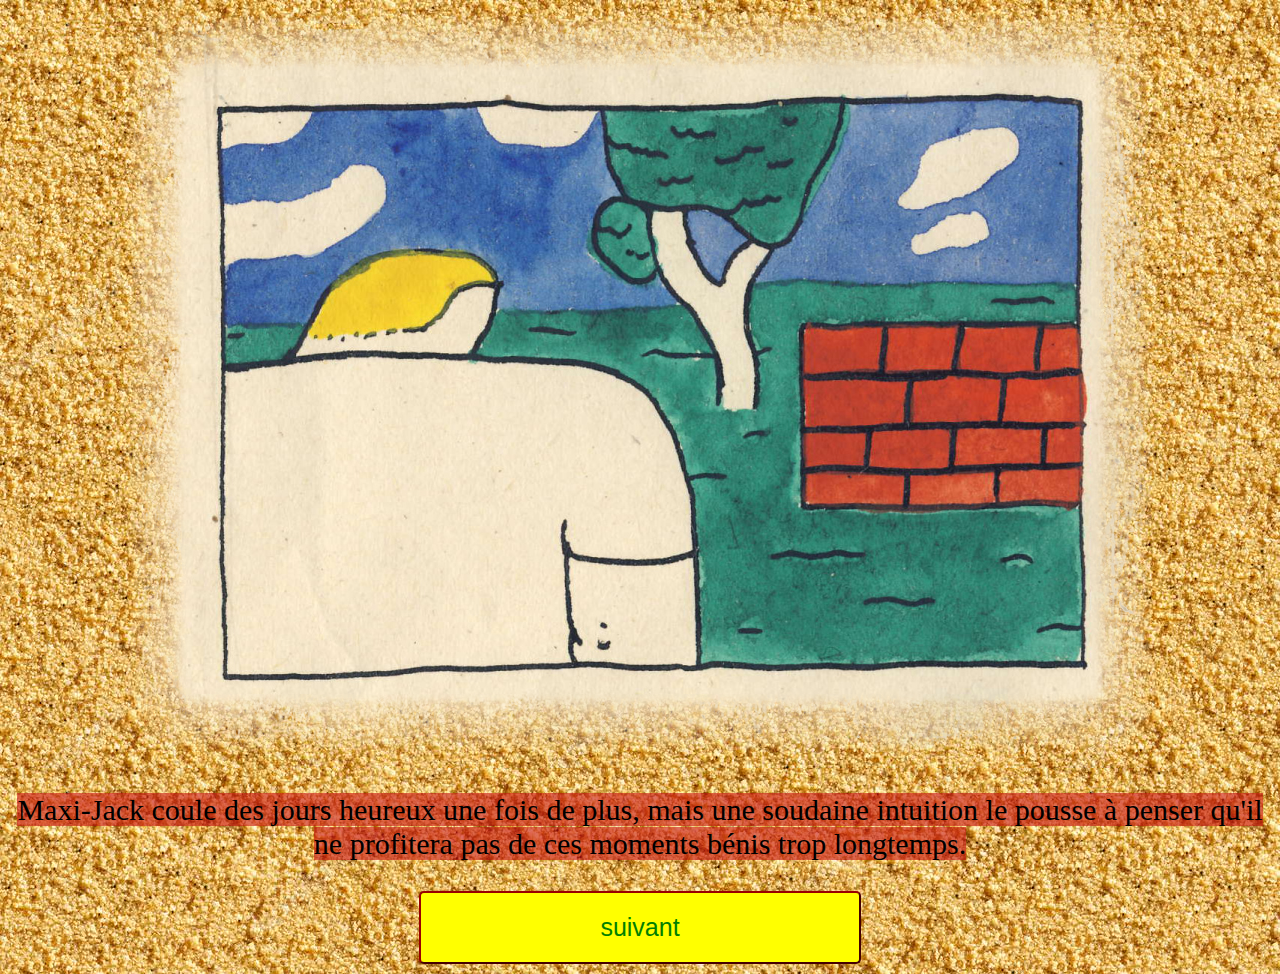
<file: test.html>
<!doctype html>
<html lang="fr">
<head>
  <meta charset="utf-8">
  <title>Mad Maxi Jack</title>
  <link rel="stylesheet" href="style.css">
  <script src="script.js"></script>
</head>
<body id = "MadMaxiJack" onload='scene(0)'>

<div id="Mad_Maxi-Jack">
	<div class="Scene" id="0"> <!--page 1-->
		<img src="img/0.png"/>
		<p><span class="montext">Maxi-Jack coule des jours heureux une fois de plus, mais une soudaine intuition le pousse à penser qu'il ne profitera pas de ces moments bénis trop longtemps.</span></p>
<input class = "bouton" type="button" value="suivant" OnClick='scene(1)'>
	</div>
	<div class="Scene" id="1">
		<img src="img/1.png"/>
		<p><span class="montext">Car, suite à une négligence humaine, la planète subit des dommages irréversibles au niveau écologique et en terme d'organisation de la société également.</span></p>
		<input class = "bouton" type="button" value="suivant" OnClick='scene(2)'>
	</div>
	<div class="Scene" id="2">
		<img src="img/2.png"/>
		<p><span class="montext">Bref go Mad Maxi-Jack ! Bats-toi pour ta survie !</span></p>
<input class = "bouton" type="button" value="suivant" OnClick='scene(3)'>
	</div>
	<div class="Scene" id="3"> <!--page 2-->
		<img src="img/3.png"/>
		<p><span class="montext">Bon, vous vous doutez du topo... Grands espaces dévastés, bandes de psychopathes lourdement armés tyrannisant de pauvres villageois, créatures mutantes et tout le tintouin. Tout cela associé à une toute nouvelle charte graphique.</span></p>
<input class = "bouton" type="button" value="suivant" OnClick='scene(4)'>
	</div>
	<div class="Scene" id="4">
		<img src="img/4.png"/>
		<p><span class="montext">Il est à noter que la peau de Maxi-Jack s'est légèrement teintée de rose. Cela est dû à l'explosion nucléaire dont l'épicentre était située à 500 mètres de lui.</span></p>
<input class = "bouton" type="button" value="suivant" OnClick='scene(5)'>
	</div>
	<div class="Scene" id="5">
		<img src="img/5.png"/>
		<p><span class="montext">Bon, Mad Maxi-Jack a la dalle, il n'a rien bouffé depuis trois semaines. Que faire ?</span></p>
	<input class = "bouton" type="button" value="suivant" OnClick='Choix(0)'>
	<div class="coucou">
<ul>	
<li><input class = "bouton" type="button" value=" Manger l'espèce de boue jaune devant" OnClick='scene(6)'></li>
<li><input class = "bouton" type="button" value="Rogner l'écorce de l'arbre" OnClick='scene(9)'></li>
<li><input class = "bouton" type="button" value="Fouiller ses poches" OnClick='scene(12)'></li>
</ul>
	</div>
	</div>
	<div class="Scene" id="6"> <!--page 3-->
		<img src="img/6.png"/>
		<p><span class="montext">Cette boue semble succulente. Mad Maxi la consomme et est immédiatement rassasié.</span></p>
<input class = "bouton" type="button" value="suivant" OnClick='scene(7)'>
	</div>
	<div class="Scene" id="7">
		<img src="img/7.png"/>
		<p><span class="montext">Quelle aubaine ! Il y en a pour des semaines de provisions !</span></p>
	</div>
	<div class="Scene" id="9"> <!--page 4-->
		<img src="img/9.png"/>
		<p><span class="montext">Qui renierait à rogner l'écorce d'un arbre radioactif après un jeûne forcé de trois semaines ? Certainement pas notre héros pour qui la survie est désormais élevée au rang d'art de vivre.</span></p>
<input class = "bouton" type="button" value="suivant" OnClick='scene(10)'>
	</div>
	<div class="Scene" id="10">
		<img src="img/10.png"/>
		<p><span class="montext">En ces temps troublés rien ne se perd... Après avoir rogné l'arbre Mad Maxi-Jack se rend compte qu'il pourrait tirer avantage de la situation en se taillant un arc et des flèches avec les restes de l'arbre.</span></p>
	</div>
	<div class="Scene" id="12"> <!--page 5-->
		<img src="img/12.png"/>
		<p><span class="montext">Mouais... Mad Maxi fouille ses poches, mais bon évidemment y'a que dalle.</span></p>
<input class = "bouton" type="button" value="suivant" OnClick='scene(13)'>
	</div>
	<div class="Scene" id="13">
		<img src="img/13.png"/>
		<p><span class="montext">Là c'est chaud, il a vraiment la dalle... Quatre semaines sans bouffer.</span></p>
	</div>
	</div>
</file>
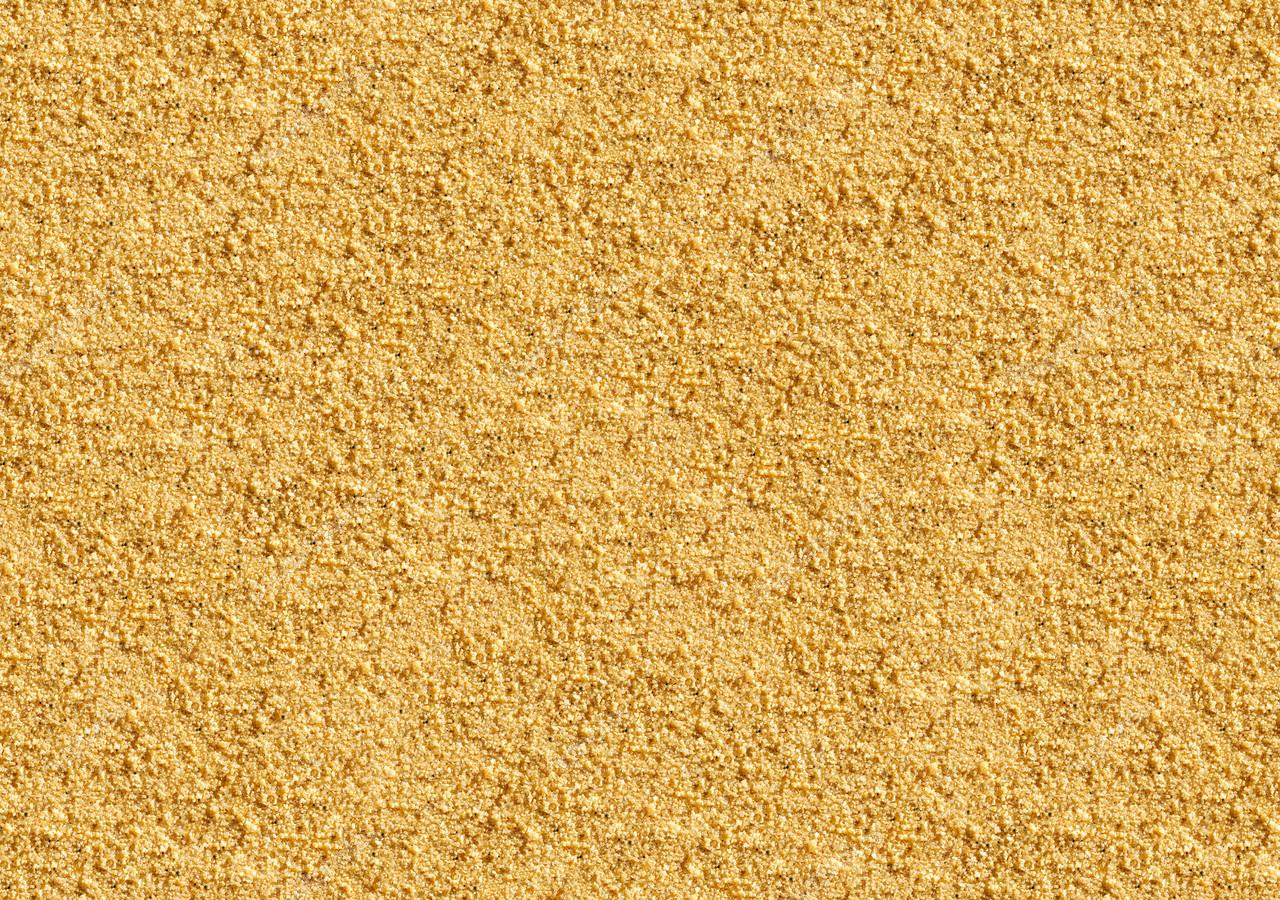
<file: testJSON.html>
<!doctype html>
<html lang="fr">
<head>
  <meta charset="utf-8">
  <title>Mad Maxi Jack</title>
  <link rel="stylesheet" href="style.css">
  <script src="script.js"></script>
</head>
<body id = "MadMaxiJack" onload='initialiserHistoire("Mad_Maxi-Jack.json")'>
</body>
</html>
</file>
<file: style.css>
#Titre {
	text-align: center;
	color: #DC143C;
	text-shadow: 3px 2px black;
	font-size: 30px;
}

#Presentation {
	padding: 10px;
	font-size: 30px;
	margin: 30px;
  	background-color: rgba(255, 255, 255, 0.6);
  	border: 1px solid black;
  	/*opacity: 0.6;
  	filter: alpha(opacity=30);*/
}

a.Histoire, a.Histoire:visited {
	margin: 10px auto;
	width: 60%;
	border-color: #990000;
	border-style: outset;
	background-color: yellow;
    	text-align: center;
    	display: block;
	padding: 20px;
	font-size: 25px;
	border-radius: 5px;
	color: green;
}

a.Histoire:active {
	color: red;
}

#Index{
	background-image: url("fleur.jpg");
}
#MadMaxiJack{
	background-image: url("sable.jpg");
}

#Mad_Maxi-Jack{
	text-align: center;
	font-size: 30px;
}

.montext{
	background-color: rgba(200, 20, 20, 0.6);
}

.bouton{
	margin: 10px auto;
	width: 35%;
	height:auto;
	border-color: #990000;
	border-style: outset;
	background-color: yellow;
    	text-align: center;
    	display: block;
	padding: 20px;
	font-size: 25px;
	border-radius: 5px;
	color: green;
}
#contact{
	display: none;
	bottom: 30px;
	width: 100%;
	text-align: center;
	font-size: 18px;
}

#LienContact {
	display: block;
	margin: auto;
	bottom: 8px;
	margin-bottom: 1%;
	width: 100%;
	text-align: center;
	font-size: 18px;
}

.coucou {
	display: none;
	position: absolute;
    	left: 0;
    	top: 25%;
    	width: 100%;
    	text-align: center;
    	font-size: 18px;
	background-color: rgba(20, 20, 200, 0.6);
	margin: auto;
}

#container{
	position:relative;
}
.suivant {
    position: absolute;
    bottom: -25px;
    left: 16px;
}

.fin {
    position: absolute;
    bottom: -25px;
    left: 80px;
}

.invisible{
	display: none;
}
</file>
